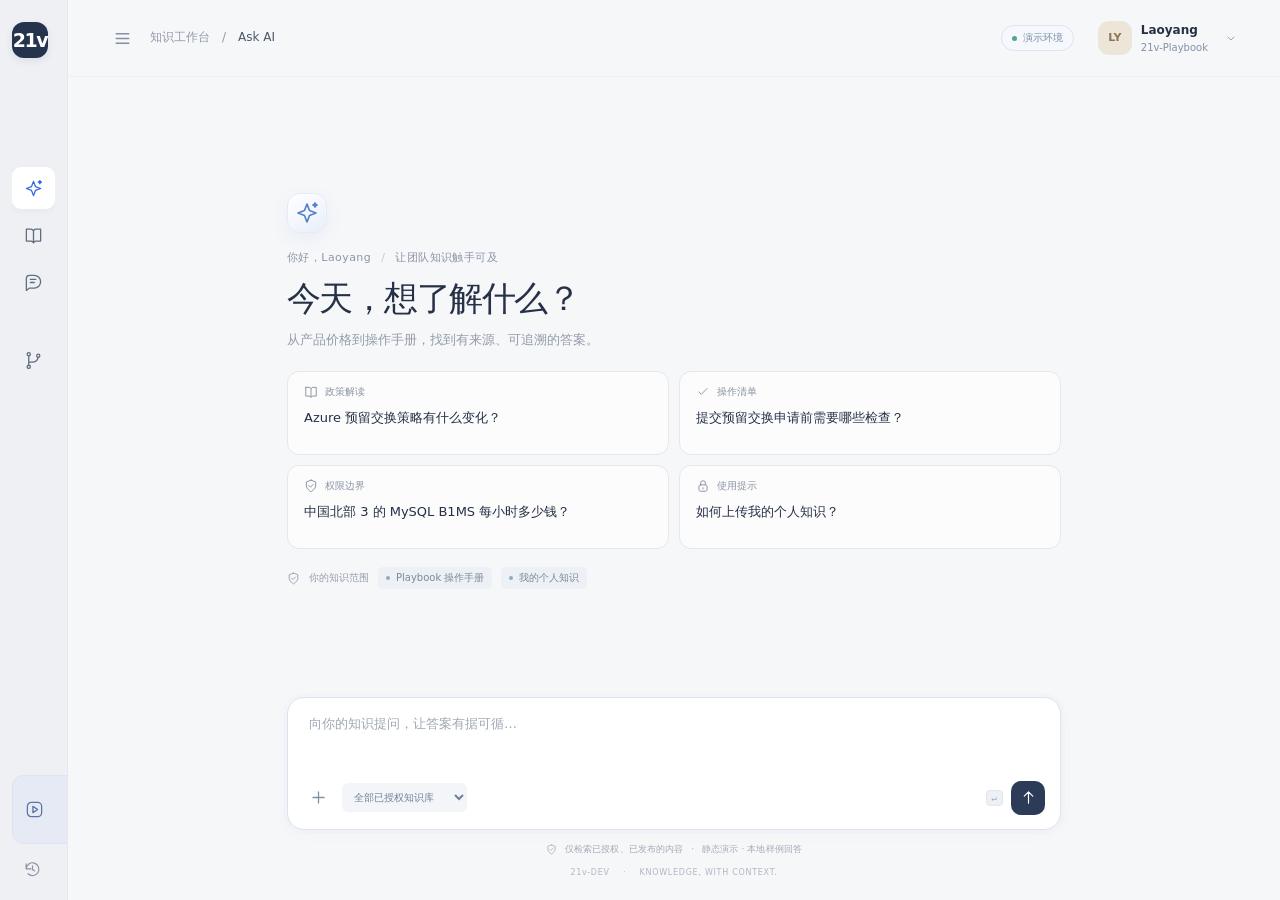
<file: functional-demo/index.html>
<!doctype html>
<html lang="zh-CN">
<head>
  <meta charset="UTF-8">
  <meta name="viewport" content="width=device-width, initial-scale=1">
  <meta name="color-scheme" content="light">
  <meta name="theme-color" content="#f6f7f9">
  <meta name="description" content="21v 知识工作台 · 开发组功能演示">
  <title>21v 知识工作台</title>
  <link rel="icon" href="data:image/svg+xml,%3Csvg xmlns='http://www.w3.org/2000/svg' viewBox='0 0 40 40'%3E%3Crect width='40' height='40' rx='12' fill='%231a2440'/%3E%3Ctext x='5' y='27' font-size='23' font-family='sans-serif' fill='white'%3E21%3C/text%3E%3C/svg%3E">
  <link rel="stylesheet" href="styles.css?v=rag-lab-4">
  <script src="data.js" defer></script>
  <script src="core.js?v=rag-lab-4" defer></script>
  <script src="app.js?v=rag-lab-4" defer></script>
</head>
<body>
  <a class="skip-link" href="#main">跳到主要内容</a>
  <div id="app"></div>
  <dialog id="dialog" aria-labelledby="dialog-title"></dialog>
  <div id="toasts" role="status" aria-live="polite"></div>
  <noscript>请启用 JavaScript 以使用交互演示。所有数据均保存在本地。</noscript>
</body>
</html>
</file>
<file: functional-demo/styles.css>
@charset "UTF-8";
:root{font:15px/1.6 -apple-system,BlinkMacSystemFont,"SF Pro Text","PingFang SC","Microsoft YaHei",system-ui,sans-serif;color:#263046;background:#f6f7f9;font-synthesis:none;--ink:#202a40;--muted:#818897;--line:#e8ebf0;--blue:#3469da;--blue-soft:#edf3ff;--green:#238675;--shadow:0 8px 32px #202a4008,0 1px 3px #202a4005;--sidebar:232px}
*{box-sizing:border-box}body{margin:0}button,input,textarea,select{font:inherit}button,a,input,textarea,select{-webkit-tap-highlight-color:transparent}button{color:inherit;cursor:pointer}button:disabled{cursor:not-allowed;opacity:.45}button,a{touch-action:manipulation}button{border:0;background:none}button:active:not(:disabled){transform:scale(.98)}button:focus-visible,a:focus-visible,input:focus-visible,select:focus-visible,textarea:focus-visible{outline:3px solid #3469da66;outline-offset:3px}a{color:var(--blue);text-decoration:none}a:hover{text-decoration:underline}input,select,textarea{color:var(--ink);accent-color:var(--blue)}svg.icon{width:19px;height:19px;stroke:currentColor;stroke-width:1.65;fill:none;stroke-linecap:round;stroke-linejoin:round;flex-shrink:0}h1,h2,h3,p{margin:0}h1{font-size:29px;font-weight:650;letter-spacing:-.045em;line-height:1.35}h2{font-size:19px;letter-spacing:-.025em;font-weight:620}h3{font-size:15px;font-weight:600}small,.small{font-size:12px}.muted{color:var(--muted)}.mono{font-family:ui-monospace,SFMono-Regular,Consolas,monospace;font-size:12px}.skip-link{position:fixed;top:-100px;left:20px;z-index:100;background:white;padding:12px}.skip-link:focus{top:10px}
.sidebar{width:var(--sidebar);position:fixed;inset:0 auto 0 0;padding:29px 16px 18px;background:#eef0f4bd;backdrop-filter:blur(24px);border-right:1px solid #e5e8ee;display:flex;flex-direction:column;z-index:30}.brand{display:flex;align-items:center;gap:11px;padding:0 13px 31px}.brandmark{background:#25334c;width:37px;height:37px;border-radius:12px;color:white;display:grid;place-items:center;font-weight:700;letter-spacing:-1.5px;font-size:19px;box-shadow:0 3px 7px #25334c18}.brand strong{font-size:15px;font-weight:650;letter-spacing:.01em}.brand small{display:block;color:#8892a5;font-size:9px;letter-spacing:2.4px;line-height:1.8}.workspace{background:#ffffff85;border:1px solid #ffffff;padding:10px 12px;border-radius:10px;margin:0 7px 28px;display:flex;align-items:center;gap:10px;font-size:12px;font-weight:600}.workspace .icon{color:#7d899e;width:16px}.workspace .dot{margin-left:auto}.nav-label{color:#929aaa;font-size:10px;letter-spacing:.1em;padding:0 14px;margin:20px 0 8px}.nav-items{display:flex;flex-direction:column;gap:5px}.nav-button{display:flex;align-items:center;gap:12px;text-align:left;width:100%;padding:11px 15px;border-radius:9px;color:#626d80;font-size:13px;font-weight:500;transition:background 130ms,color 130ms}.nav-button:hover{background:#ffffffb3;color:var(--ink)}.nav-button.active{background:#fff;box-shadow:0 2px 7px #1c29410b;color:var(--blue);font-weight:600}.nav-button .count{margin-left:auto;font-size:10px;padding:1px 6px;border-radius:5px;background:#eaf0ff;color:var(--blue)}.sidebar-scroll{overflow:auto;margin-bottom:14px}.sidebar-bottom{margin-top:auto}.guide-card{background:#e5eaf5;border:1px solid #dce3f1;border-radius:11px;text-align:left;padding:13px 14px;width:100%;display:flex;align-items:center;gap:11px}.guide-card .icon{color:#5d76a6}.guide-card strong{font-size:12px;display:block}.guide-card small{color:#8490a5;font-size:10px}.reset{display:flex;gap:8px;align-items:center;color:#8992a2;font-size:11px;margin:14px auto 0}.reset .icon{width:14px;height:14px}
.shell{margin-left:var(--sidebar);min-height:100vh}.topbar{height:77px;display:flex;align-items:center;justify-content:space-between;padding:0 39px;position:sticky;top:0;z-index:20;background:#f6f7f9e8;backdrop-filter:blur(20px);border-bottom:1px solid #e8ebf080}.breadcrumbs{display:flex;align-items:center;gap:12px;font-size:12px;color:#929aab}.breadcrumbs strong{font-weight:500;color:#4c586d}.top-actions{display:flex;align-items:center;gap:20px}.demo-pill{font-size:10px;border-radius:20px;border:1px solid #dce4f0;color:#7a8ba4;background:#f5f8fc;display:flex;align-items:center;gap:6px;padding:4px 10px;white-space:nowrap}.dot{display:inline-block;border-radius:50%;width:5px;height:5px;background:#52a58c;flex-shrink:0}.identity{display:flex;align-items:center;gap:9px;text-align:left;position:relative;padding:4px}.identity strong{font-size:12px;font-weight:600;display:block}.identity small{font-size:10px;color:#8490a3;display:block;line-height:1.4}.identity>.icon{width:12px;margin-left:8px;color:#8a94a4}.avatar{width:34px;height:34px;border-radius:11px;display:inline-grid;place-items:center;flex-shrink:0;font-size:11px;font-weight:650;background:#ede5d8;color:#8d7556}.avatar.blue{background:#e0eafa;color:#577ab7}.avatar.violet{background:#eae3f4;color:#8a72b0}.avatar.green{background:#dceee6;color:#5a8e76}.avatar.dark{background:#25334c;color:#fff}.avatar.large{width:42px;height:42px;border-radius:13px}.identity-menu{position:fixed;right:33px;top:67px;width:272px;background:#fffffffa;border:1px solid var(--line);box-shadow:0 15px 60px #1f304522;border-radius:16px;padding:10px;z-index:40;animation:appear 150ms ease-out}.menu-label{font-size:10px;color:#929aaa;padding:6px 9px 10px;letter-spacing:.06em}.identity-option{display:flex;width:100%;gap:11px;text-align:left;padding:9px;border-radius:10px;align-items:center}.identity-option:hover,.identity-option.selected{background:#f3f6fb}.identity-option strong{font-size:12px;display:block}.identity-option small{font-size:10px;color:#8992a3}.identity-option>.icon{margin-left:auto;color:var(--blue);width:15px}.mobile-menu{display:none}
main{padding:34px 40px 40px;max-width:1560px;margin:0 auto}.chat-page{max-width:960px;margin:0 auto;min-height:calc(100vh - 151px);display:flex;flex-direction:column}.welcome{padding:43px 0 29px;max-width:774px;width:100%;margin:auto auto 0}.assistant-emblem{width:54px;height:54px;border-radius:18px;background:linear-gradient(145deg,#fff,#e8eef9);box-shadow:0 6px 18px #4d70b312,inset 0 1px 2px white;border:1px solid #e4eaf6;display:grid;place-items:center;color:#567fc9;margin-bottom:26px}.assistant-emblem svg{width:29px;height:29px}.greeting{font-size:11px;letter-spacing:.04em;color:#8c96a8;margin-bottom:10px}.welcome h1{font-size:35px;font-weight:630;letter-spacing:-.045em;line-height:1.35}.welcome>.subtitle{font-size:13px;color:#939baa;margin-top:12px}.suggestions{display:grid;grid-template-columns:1fr 1fr;gap:12px;margin-top:31px}.suggestion{border:1px solid #e4e8ee;border-radius:12px;padding:17px 18px 16px;text-align:left;background:#ffffffad;display:flex;flex-direction:column;align-items:flex-start;gap:9px;min-height:110px;transition:border-color 150ms,box-shadow 150ms,background 150ms}.suggestion:hover{border-color:#b8c9e9;background:#fff;box-shadow:var(--shadow)}.suggestion-type{display:flex;align-items:center;gap:7px;font-size:10px;color:#8b94a3}.suggestion-type .icon{width:14px;height:14px}.suggestion strong{font-size:13px;font-weight:500;line-height:1.7}.suggestion-arrow{margin-left:auto;color:#a6b0bf}.scope-summary{display:flex;align-items:center;gap:9px;flex-wrap:wrap;font-size:10px;color:#969eac;margin-top:26px}.scope-summary .icon{width:13px;height:13px}.scope-chip{display:flex;align-items:center;gap:6px;color:#7d889b;background:#edf0f5;padding:3px 8px;border-radius:5px;font-size:10px}.scope-chip .dot{background:#94a9c4;width:4px;height:4px}.composer-wrap{width:100%;max-width:774px;margin:28px auto 0}.composer{border:1px solid #dce3ef;background:#fff;border-radius:17px;box-shadow:0 4px 18px #26385606,0 0 0 4px #ebeff540;overflow:hidden;transition:border-color 120ms,box-shadow 120ms}.composer:focus-within{border-color:#a8bfe9;box-shadow:0 0 0 4px #e8eefb}.composer textarea{width:100%;border:0;outline:none!important;resize:none;padding:18px 21px 6px;font-size:13px;min-height:77px;max-height:180px;line-height:1.8;background:transparent}.composer textarea::placeholder{color:#a0a7b3}.composer-tools{padding:6px 15px 14px;display:flex;align-items:center;gap:8px}.composer-tools .spacer{flex:1}.scope-select{border:0;background:#f3f5f8;border-radius:6px;font-size:10px;color:#73809a;max-width:185px;padding:5px 8px;min-height:29px}.icon-button{width:31px;height:31px;border-radius:8px;display:inline-grid;place-items:center;color:#8390a5}.icon-button:hover{background:#edf1f7;color:var(--ink)}.send-button{width:34px;height:34px;border-radius:10px;background:#2c3c58;color:#fff;display:grid;place-items:center}.send-button:hover{background:#38547e}.send-button .icon{width:17px;height:17px}.composer-note{display:flex;justify-content:center;gap:8px;align-items:center;color:#a3aab6;font-size:9px;margin:12px 0 5px;letter-spacing:.01em}.composer-note .icon{width:11px;height:11px}.chat-page>.page-footer{margin-top:auto;padding-top:25px;text-align:center;font-size:9px;letter-spacing:.09em;color:#b0b7c2}.chat-conversation{max-width:800px;width:100%;margin:0 auto}.conversation-heading{display:flex;align-items:center;justify-content:space-between;margin-bottom:26px;padding-bottom:16px;border-bottom:1px solid var(--line)}.conversation-heading h2{font-size:17px}.chat-page.has-messages .composer-wrap{position:sticky;bottom:0;padding-top:15px;padding-bottom:5px;background:linear-gradient(#f6f7f900,#f6f7f9 15%);margin-top:auto}.message{margin-bottom:30px;animation:appear 160ms ease-out}.message.user{display:flex;justify-content:flex-end}.user-bubble{background:#e9edf4;color:#3c4a62;padding:11px 18px;border-radius:16px 16px 4px 16px;max-width:85%;font-size:13px;white-space:pre-wrap}.assistant-heading{display:flex;align-items:center;gap:10px;font-size:11px;color:#697a92;margin-bottom:12px}.tiny-emblem{display:grid;place-items:center;width:27px;height:27px;border:1px solid #dfe7f5;background:#eef3fd;color:#698dcc;border-radius:9px}.tiny-emblem .icon{width:15px;height:15px}.answer-body{font-size:13px;line-height:1.95;padding-left:37px}.prose p{margin:0 0 12px;line-height:1.95}.prose h2,.prose h3,.prose h4{margin:24px 0 10px;font-size:16px}.prose ul{margin:8px 0 15px;padding-left:23px}.prose li{margin-bottom:6px}.prose strong{font-weight:600;color:#263b5c}.prose blockquote{font-size:11px;line-height:1.8;color:#8390a4;border-left:2px solid #cfdaec;padding:3px 12px;margin:14px 0}.prose table{margin:15px 0;font-size:12px}.prose a{color:#537bb7;overflow-wrap:anywhere}.prose code{font:12px ui-monospace,monospace;background:#edf1f6;padding:2px 5px;border-radius:4px}.prose hr{border:0;border-top:1px solid var(--line);margin:20px 0}.source-card{width:100%;margin:16px 0 10px;background:#fff;border:1px solid #e1e7f0;border-radius:10px;padding:11px 13px;display:flex;gap:10px;align-items:center;text-align:left}.source-card>.icon{color:#7b93b8}.source-card strong{font-size:11px;font-weight:550;display:block}.source-card small{color:#929cad;font-size:10px}.source-card .badge{margin-left:auto}.answer-actions{display:flex;gap:5px;align-items:center;margin-top:9px}.answer-actions .icon-button{width:26px;height:26px}.answer-actions .icon{width:14px;height:14px}.answer-actions .time{font-size:9px;color:#a0a9b8;margin-left:7px}.typing-dots{padding:12px 0;display:flex;gap:5px}.typing-dots span{width:5px;height:5px;background:#8c9fc1;border-radius:50%;animation:pulse 1s infinite}.typing-dots span:nth-child(2){animation-delay:150ms}.typing-dots span:nth-child(3){animation-delay:300ms}
.page-head{display:flex;align-items:flex-start;justify-content:space-between;gap:20px;margin-bottom:29px}.page-head p{color:#8c95a5;font-size:12px;margin-top:9px}.eyebrow{color:#9aa4b4;font-size:10px;letter-spacing:.16em;margin-bottom:7px}.head-actions{display:flex;align-items:center;gap:9px;padding-top:5px}.btn{min-height:35px;border-radius:8px;display:inline-flex;align-items:center;justify-content:center;gap:7px;padding:8px 13px;line-height:1.4;font-size:11px;font-weight:550;white-space:nowrap;border:1px solid #dfe5ef;background:#fff;color:#596b87;transition:background 120ms,box-shadow 120ms}.btn:hover{background:#f5f7fb;box-shadow:0 2px 7px #26385609}.btn .icon{width:14px;height:14px}.btn.primary{background:#344d78;border-color:#344d78;color:white;box-shadow:0 2px 4px #2134560d}.btn.primary:hover{background:#2c4269}.btn.quiet{border-color:transparent;background:transparent;box-shadow:none}.btn.danger{color:#ba676d;border-color:#ead6d9}.btn.success{background:#edf7f3;border-color:#d7eae3;color:#438673}.section-row{display:flex;align-items:center;justify-content:space-between;margin:26px 0 15px;gap:15px}.section-row h2{font-size:15px}.section-row p{font-size:11px;color:#8e99aa}.stats{display:grid;grid-template-columns:repeat(3,1fr);gap:15px;margin-bottom:26px}.stat{background:#fff;border:1px solid var(--line);border-radius:12px;padding:18px 21px}.stat-label{font-size:11px;color:#8d98ab;display:flex;justify-content:space-between;align-items:center}.stat-label .icon{width:16px;height:16px;color:#a0afc6}.stat-value{font-size:28px;font-weight:600;letter-spacing:-.045em;line-height:1.5;margin-top:8px;color:#354763}.stat-foot{font-size:10px;color:#a3adbc;margin-top:2px}.stat-foot .green{color:#5c9a85}.toolbar{display:flex;align-items:center;justify-content:space-between;gap:14px;margin-bottom:20px}.segmented{display:inline-flex;gap:3px;background:#eaeef4;padding:3px;border-radius:8px}.segmented button{font-size:11px;padding:6px 15px;color:#8c98ab;border-radius:6px}.segmented button.active{background:white;color:#526781;box-shadow:0 1px 4px #273c5710}.search-box{display:flex;align-items:center;gap:9px;border:1px solid var(--line);background:white;padding:8px 11px;border-radius:8px}.search-box .icon{width:14px;height:14px;color:#a1adbe}.search-box input{border:0;outline:none;font-size:11px;width:180px;background:transparent}.knowledge-grid{display:grid;grid-template-columns:repeat(2,minmax(0,1fr));gap:18px}.knowledge-card{padding:24px;border:1px solid #e2e7ef;border-radius:15px;background:#fff;box-shadow:var(--shadow);text-align:left;display:flex;flex-direction:column;min-height:250px;transition:border-color 150ms,box-shadow 150ms}.knowledge-card:hover{border-color:#bccce6;box-shadow:0 7px 24px #344d780e}.kb-icon{display:grid;place-items:center;width:44px;height:44px;border-radius:13px;background:#eaf1fc;color:#6b8fc9}.kb-icon.orange{background:#fcf0e7;color:#c49670}.kb-icon.violet{background:#f0ecf8;color:#9c85b9}.kb-icon.blue{background:#eaf1fc;color:#6b8fc9}.kb-icon .icon{width:23px;height:23px}.card-top{display:flex;justify-content:space-between;align-items:center;margin-bottom:20px}.knowledge-card h2{font-size:18px;margin-bottom:8px}.knowledge-card p{font-size:11px;color:#929dae;line-height:1.9}.card-meta{display:flex;gap:18px;font-size:10px;color:#8b98ac;padding:19px 0 16px}.card-bottom{border-top:1px solid #eef1f5;padding-top:14px;display:flex;align-items:center;justify-content:space-between;margin-top:auto;font-size:10px;color:#8c9ab0}.card-bottom .icon{width:14px}.badge{display:inline-flex;align-items:center;gap:5px;border:1px solid #e2e8f1;color:#7d8da6;background:#f7f9fc;padding:3px 7px;border-radius:5px;font-size:9px;white-space:nowrap;line-height:1.4}.badge.green{background:#edf7f3;border-color:#e0eee8;color:#5a9380}.badge.blue{background:#edf3ff;border-color:#e0e9fa;color:#7091c9}.badge.orange{background:#fcf4e9;border-color:#f1e5d4;color:#b3986c}.badge.red{background:#fbefef;border-color:#f0dede;color:#b2787f}.badge.purple{background:#f3eff9;border-color:#e9e1f4;color:#9d86b4}.panel{border:1px solid var(--line);border-radius:13px;background:white;box-shadow:var(--shadow);overflow:hidden}.panel-pad{padding:23px}.panel-title{padding:20px 22px;border-bottom:1px solid #eef1f5;display:flex;align-items:center;justify-content:space-between}.panel-title h2{font-size:14px}.table-scroll{overflow-x:auto}table{width:100%;border-collapse:collapse;text-align:left;font-size:12px}th{font-size:10px;font-weight:500;color:#97a3b5;padding:12px 19px;background:#fafbfd;white-space:nowrap}td{padding:17px 19px;border-top:1px solid #edf0f4;color:#6c7b92;vertical-align:middle}td strong{font-size:12px;font-weight:550;color:#465970}td small{font-size:10px;display:block;color:#a0abba;margin-top:3px}td .btn{min-height:28px;font-size:10px;padding:5px 9px}.table-person{display:flex;align-items:center;gap:10px}.doc-name{display:flex;align-items:center;gap:11px}.file-icon{display:grid;place-items:center;width:33px;height:38px;border:1px solid #e0e7f1;border-radius:7px;background:#f9fbff;color:#88a2c5;font:9px ui-monospace,monospace;flex-shrink:0}.file-icon.md{background:#fffaf5;border-color:#efe7dd;color:#bca080}.info-strip{display:flex;align-items:flex-start;gap:10px;font-size:11px;line-height:1.9;color:#8495ae;background:#eef3fb;border:1px solid #e1e9f7;border-radius:10px;padding:13px 16px;margin-top:20px}.info-strip .icon{width:15px;height:15px;margin-top:3px}.info-strip.warning{color:#a79065;background:#fcf8ed;border-color:#f0e7d3}.info-strip.success{color:#639882;background:#edf8f2;border-color:#dceee4}.empty{padding:54px 25px;text-align:center;color:#94a1b4}.empty>svg{width:38px;height:38px;color:#bbc8da;margin-bottom:15px}.empty h2{color:#6d7e96;font-size:16px;margin-bottom:8px}.empty p{font-size:12px;max-width:460px;margin:auto;line-height:1.9}.empty .btn{margin-top:20px}.two-col{display:grid;grid-template-columns:minmax(0,1.65fr) minmax(230px,1fr);gap:20px}.stack{display:flex;flex-direction:column;gap:18px}.form-field{margin-bottom:20px}.form-field label{display:block;font-size:11px;color:#79899f;margin-bottom:7px}.form-field input:not([type=checkbox]):not([type=range]),.form-field textarea,.form-field select{width:100%;border:1px solid #dde5f0;border-radius:8px;padding:10px 12px;background:#fbfcfe;font-size:12px;min-height:39px}.form-field textarea{min-height:110px;resize:vertical}.form-field input[type=range]{width:100%}.form-field .hint{display:block;color:#a1adbf;font-size:10px;margin-top:6px}.form-field.inline{display:flex;align-items:center;justify-content:space-between;gap:15px}.form-field.inline label{margin:0}.switch{position:relative;appearance:none;-webkit-appearance:none;width:34px;height:20px;border-radius:20px;background:#dce3ed;cursor:pointer;transition:background 150ms;flex-shrink:0}.switch:after{content:"";position:absolute;width:16px;height:16px;left:2px;top:2px;background:white;border-radius:50%;box-shadow:0 1px 3px #26385620;transition:transform 150ms}.switch:checked{background:#6e95ce}.switch:checked:after{transform:translateX(14px)}.switch:disabled{opacity:.4;cursor:not-allowed}.form-footer{display:flex;align-items:center;justify-content:flex-end;gap:10px;margin-top:23px}.model-card{display:flex;align-items:flex-start;gap:15px;padding:23px}.model-logo{width:43px;height:43px;border-radius:12px;background:#eaf1fa;display:grid;place-items:center;color:#7a9fcf}.model-logo .icon{width:23px}.model-info{flex:1}.model-info h3{font-size:14px;margin-bottom:5px}.model-info p{font-size:11px;color:#99a6b9;line-height:1.8}.model-tags{display:flex;gap:6px;margin-top:11px}.model-footer{padding:12px 23px;background:#fafbfd;border-top:1px solid #edf1f7;display:flex;justify-content:space-between;align-items:center;font-size:10px;color:#94a3b8}.model-grid{display:grid;grid-template-columns:1fr 1fr;gap:18px}.chart{width:100%;height:190px;display:block}.chart-labels{display:flex;justify-content:space-between;color:#a0adbe;font-size:9px;margin:5px 10px 0}.progress-track{height:5px;border-radius:10px;background:#e8edf5;overflow:hidden;margin:13px 0}.progress-fill{height:100%;border-radius:10px;background:#85a6d6}.cost-row{display:flex;align-items:center;justify-content:space-between;margin-top:16px;font-size:11px;color:#8b9ab0}.cost-row strong{font-weight:550;color:#647892}.timeline{position:relative;display:flex;flex-direction:column;gap:0;padding:0 5px}.timeline-item{border-left:1px solid #e5ebf4;padding:0 0 23px 23px;position:relative;margin-left:6px}.timeline-item:before{content:"";position:absolute;left:-4px;top:5px;width:7px;height:7px;background:#b2c6e3;border-radius:50%;box-shadow:0 0 0 4px white}.timeline-item:first-child:before{background:#6f9ad9}.timeline-item strong{font-size:11px;font-weight:550;color:#647892}.timeline-item p{font-size:10px;color:#a4b0c0;margin:4px 0}.timeline-item:last-child{border-left-color:transparent}.split-meta{display:flex;gap:20px;flex-wrap:wrap;font-size:10px;color:#9ca9bd}.metric-grid{display:grid;grid-template-columns:repeat(3,1fr);text-align:center;gap:10px;padding:25px 10px}.metric-grid strong{display:block;font-size:24px;font-weight:600;color:#557caa}.metric-grid small{font-size:10px;color:#93a3b9}.feedback-item{padding:20px 23px;border-bottom:1px solid #edf1f6}.feedback-item:last-child{border-bottom:0}.feedback-item p{font-size:12px;color:#687d98;margin:10px 0;line-height:1.8}.feedback-meta{display:flex;justify-content:space-between;align-items:center;gap:15px}.feedback-meta strong{font-size:12px;font-weight:550}.note{color:#a0aabd;font-size:10px;line-height:1.8;margin-top:15px}
dialog{border:1px solid #e1e7f0;border-radius:19px;box-shadow:0 28px 100px #1b2a4938;background:#fff;padding:0;width:min(600px,calc(100vw - 40px));max-height:87vh;color:var(--ink);overflow:hidden}dialog[open]{display:flex;flex-direction:column;animation:appear 180ms ease-out}dialog.wide{width:min(1010px,calc(100vw - 60px))}dialog::backdrop{background:#25354e38;backdrop-filter:blur(3px)}.dialog-head{display:flex;justify-content:space-between;align-items:flex-start;padding:23px 26px 19px;gap:16px;background:#fafbfd;border-bottom:1px solid #eaf0f7}.dialog-head h2{font-size:18px}.dialog-head p{font-size:11px;color:#93a2b8;margin-top:5px}.dialog-body{padding:23px 26px;overflow:auto;overscroll-behavior:contain;flex:1}.dialog-body>.info-strip:first-child{margin-top:0}.dialog-footer{display:flex;justify-content:flex-end;align-items:center;gap:9px;padding:16px 26px;border-top:1px solid var(--line);background:#fafbfd;flex-shrink:0;flex-wrap:wrap}.dialog-footer .left-note{margin-right:auto;font-size:10px;color:#9eabc0}.dialog-tabs{display:flex;gap:20px;border-bottom:1px solid #e9eef5;padding:0 26px;background:#fafbfd;flex-shrink:0;overflow:auto}.dialog-tabs button{padding:12px 0;color:#95a4ba;font-size:11px;white-space:nowrap;border-bottom:2px solid transparent}.dialog-tabs button.active{color:#6388be;border-color:#779bcf}.preview-title{display:flex;align-items:center;justify-content:space-between;gap:15px;margin-bottom:20px}.preview-title h3{font-size:14px}.raw-code{white-space:pre-wrap;word-break:break-word;font:11px/1.85 ui-monospace,SFMono-Regular,Consolas,monospace;color:#6b7c94;background:#f8fafd;border:1px solid #e8edf5;border-radius:10px;padding:17px;margin:0;max-height:49vh;overflow:auto}.diff-code{font:11px/1.85 ui-monospace,SFMono-Regular,Consolas,monospace;overflow:auto;max-height:46vh;border:1px solid #e5eaf2;border-radius:9px;background:#fbfcfd;padding:9px 0;tab-size:2}.diff-line{display:block;padding:1px 15px;white-space:pre-wrap;overflow-wrap:anywhere;min-height:20px}.diff-line.add{background:#edf7ef;color:#518561}.diff-line.del{background:#fcf0f0;color:#b07780}.diff-line.hunk{color:#8eaccd;background:#edf4fc}.diff-top{display:flex;align-items:center;justify-content:space-between;gap:15px;margin:18px 0 12px}.diff-top small{color:#99a9be;font-size:10px}.change-card{border:1px solid #e3eaf4;border-radius:11px;overflow:hidden;margin:14px 0}.change-card header{background:#f7f9fc;padding:12px 16px;font-size:11px;color:#8a9bb3}.change-columns{display:grid;grid-template-columns:1fr 1fr}.change-columns>div{padding:21px}.change-columns>div:first-child{background:#fff6f6;border-right:1px solid #eee5e8}.change-columns>div:last-child{background:#f2faf5}.change-columns small{font-size:10px;color:#9cabb9}.change-columns strong{font-size:23px;font-weight:550;display:block;margin:7px 0;color:#6a7c94}.change-columns p{font-size:11px;color:#8c9ab0}.drop-zone{border:1px dashed #bdcce3;background:#f5f8fd;border-radius:12px;padding:28px;text-align:center;color:#9cafc9;margin-bottom:21px}.drop-zone.drag{background:#eaf1fc;border-color:#7399d1}.drop-zone .icon{width:31px;height:31px;margin-bottom:8px}.drop-zone strong{display:block;font-size:12px;color:#7f94b4;margin-bottom:5px}.drop-zone p{font-size:10px;margin-bottom:15px}.drop-zone input{max-width:100%;font-size:11px}.steps{counter-reset:step;display:flex;flex-direction:column;gap:22px;margin-top:7px}.step{display:flex;gap:14px;align-items:flex-start}.step:before{counter-increment:step;content:counter(step);width:27px;height:27px;background:#eef3fb;color:#7c9bc6;display:grid;place-items:center;border-radius:9px;font-size:11px;flex-shrink:0}.step strong{font-size:12px;font-weight:550}.step p{font-size:11px;color:#91a0b5;margin-top:5px;line-height:1.8}.step .btn{margin-top:10px}.keyboard{font:9px ui-monospace,monospace;padding:2px 5px;background:#edf1f6;border:1px solid #e1e6ee;border-radius:4px;color:#9aa6b8}#toasts{position:fixed;bottom:25px;left:calc(50% + var(--sidebar)/2);transform:translateX(-50%);z-index:100;display:flex;flex-direction:column;gap:9px;pointer-events:none;max-width:min(600px,85vw)}.toast{display:flex;align-items:center;gap:9px;padding:11px 18px;background:#263852ee;backdrop-filter:blur(15px);color:#fff;border:1px solid #ffffff22;border-radius:11px;box-shadow:0 8px 25px #26385623;font-size:12px;animation:appear 180ms ease-out}.toast.error{background:#7d4e59ee}.toast .icon{width:16px;height:16px;flex-shrink:0}.row-click{cursor:pointer}.row-click:hover{background:#f9fbfe}.nowrap{white-space:nowrap}.onboarding-line{display:flex;align-items:center;gap:8px;font-size:10px;color:#9ba9bb;margin-top:22px}.divider{height:1px;background:var(--line);margin:20px 0}
@keyframes appear{from{opacity:0;transform:translateY(5px)}to{opacity:1;transform:translateY(0)}}@keyframes pulse{0%,80%,100%{opacity:.35}40%{opacity:1}}
@media(min-width:1550px){.welcome{padding-top:70px}.chat-page{min-height:calc(100vh - 160px)}}
@media(max-height:800px) and (min-width:901px){.sidebar{padding-top:22px}.brand{padding-bottom:22px}.workspace{margin-bottom:14px}.nav-label{margin-top:13px}.nav-button{padding:9px 14px}.welcome{padding-top:15px}.assistant-emblem{margin-bottom:17px;width:45px;height:45px}.suggestions{margin-top:22px}.suggestion{min-height:93px;padding:13px 16px}.scope-summary{margin-top:18px}.composer-wrap{margin-top:18px}.welcome{margin:0 auto}.chat-page>.page-footer{padding-top:14px}}
@media(max-width:1150px){:root{--sidebar:207px}main{padding:29px 27px}.topbar{padding:0 26px}.brand{padding-left:8px}.top-actions{gap:12px}.two-col{grid-template-columns:minmax(0,1fr)}.welcome h1{font-size:32px}.model-grid{grid-template-columns:1fr}.knowledge-card{padding:21px}.stats{gap:10px}.stat{padding:17px}.head-actions{flex-wrap:wrap;justify-content:flex-end}}
@media(max-width:760px){:root{--sidebar:0px;font-size:16px}.sidebar{width:232px;transform:translateX(-100%);transition:transform 180ms ease-out;background:#f0f2f8fa}.sidebar.open{transform:translateX(0);box-shadow:15px 0 60px #25354e26}.shell{margin:0}.topbar{height:68px;padding:0 18px;gap:12px}.breadcrumbs{gap:7px;font-size:10px}.breadcrumbs .crumb-parent{display:none}.mobile-menu{display:grid}.top-actions{gap:9px}.demo-pill{font-size:9px;padding:3px 6px}.identity strong{font-size:10px}.identity small{font-size:9px}.identity>.icon{margin-left:0}.avatar{width:29px;height:29px;border-radius:9px}.identity-menu{right:14px;top:61px}main{padding:25px 18px 25px}.welcome{padding-top:22px;margin:0 auto}.welcome h1{font-size:29px}.welcome>.subtitle{font-size:12px}.suggestions{gap:9px;margin-top:25px}.suggestion{padding:13px;min-height:109px}.suggestion strong{font-size:12px}.chat-page{min-height:calc(100dvh - 119px)}.composer-wrap{margin-top:24px}.composer textarea{font-size:16px;min-height:85px}.scope-select{font-size:12px;max-width:175px}.scope-summary{font-size:10px;gap:6px}.knowledge-grid{grid-template-columns:1fr}.stats{grid-template-columns:repeat(3,1fr);gap:7px}.stat{padding:12px 10px}.stat-label{font-size:10px}.stat-label>.icon{display:none}.stat-value{font-size:23px}.stat-foot{font-size:9px}.page-head{flex-wrap:wrap;margin-bottom:22px}.page-head h1{font-size:26px}.head-actions{padding:0}.toolbar{flex-wrap:wrap}.search-box{width:100%}.search-box input{width:100%;font-size:16px}.knowledge-card{min-height:230px}.two-col{gap:13px}.model-grid{gap:13px}.dialog-head{padding:20px}.dialog-body{padding:18px}.dialog-footer{padding:14px 18px}dialog.wide,dialog{width:calc(100vw - 24px);max-height:92dvh;border-radius:15px}.dialog-head h2{font-size:16px}.dialog-tabs{padding:0 18px;gap:19px}.change-columns strong{font-size:19px}.form-field input:not([type=checkbox]):not([type=range]),.form-field textarea,.form-field select{font-size:16px}.answer-body{padding-left:0;font-size:13px}.source-card{align-items:flex-start}.source-card .badge{font-size:8px}.answer-body table{display:block;overflow:auto}.page-footer{font-size:8px!important}.btn{min-height:38px}.icon-button{width:36px;height:36px}.composer-note{font-size:8px}.dialog-footer .left-note{width:100%}.segmented button{padding:6px 13px}.chart{height:160px}.identity-option{min-height:54px}.topbar .icon-button{width:25px}.sidebar-bottom{padding-bottom:env(safe-area-inset-bottom)}.composer-wrap{padding-bottom:env(safe-area-inset-bottom)!important}}
@media(prefers-reduced-motion:reduce){*,*:before,*:after{animation:none!important;transition:none!important;scroll-behavior:auto!important}button:active:not(:disabled){transform:none}}
@media(prefers-reduced-transparency:reduce){.sidebar{background:#eef0f4}.topbar{background:#f6f7f9}.toast{background:#263852}dialog::backdrop{backdrop-filter:none}.sidebar,.topbar,.toast{backdrop-filter:none}}
@media(prefers-contrast:more){:root{--muted:#52647f;--line:#aab6c8}.muted,.note,.stat-foot,.composer-note,.greeting,.subtitle,.badge{color:#536580!important}.sidebar,.topbar{background:#f4f6fa;backdrop-filter:none}.panel,.composer,.suggestion,.knowledge-card{border-color:#adbcd2}small{color:#5f718e!important}}
.brandmark{flex-shrink:0}.brand strong{white-space:nowrap}.brand small{font-size:7px;letter-spacing:1.1px;white-space:nowrap}.icon-button.mobile-menu{display:none}
@media(max-width:760px){.icon-button.mobile-menu{display:grid}.sidebar{visibility:hidden}.sidebar.open{visibility:visible}}

/* A compact rail expands over the page; pinning reserves space for it. */
:root{--sidebar:252px;--rail:68px}
.sidebar{width:var(--rail);padding:22px 12px 16px;overflow:hidden;transition:width 180ms ease-out;background:#eef0f4f2}
.sidebar.open,.sidebar.pinned{width:var(--sidebar)}
.sidebar-heading{display:flex;align-items:center;width:228px;margin-bottom:20px;flex-shrink:0}
.sidebar .brand{padding:0;gap:9px;flex:1}.sidebar .brandmark{width:36px;height:36px}.sidebar .brand strong{font-size:14px}.sidebar .brand small{font-size:6px}
.sidebar-pin{flex-shrink:0;margin-left:5px}.sidebar-pin[aria-pressed=true]{background:#dfe8f8;color:var(--blue)}.sidebar-close,.sidebar-backdrop{display:none}
.sidebar .workspace{width:228px;margin:0 0 12px}.sidebar .nav-label{margin-top:12px;white-space:nowrap}.sidebar .nav-button{height:42px;padding:10px 12px;white-space:nowrap;overflow:hidden}.sidebar .nav-button>span{flex-shrink:0}
.sidebar-scroll{flex:0 1 auto;min-height:64px;max-height:calc(100dvh - 375px);overflow-x:hidden;margin-bottom:12px}
.sidebar-history{width:228px;display:flex;flex-direction:column;flex:1 1 auto;min-height:100px;max-height:30dvh;margin-top:auto;margin-bottom:16px;padding-top:12px;border-top:1px solid #dfe4ed}
.history-heading{display:flex;align-items:center;justify-content:space-between;padding-left:10px;margin-bottom:6px;flex-shrink:0}.history-heading>button:first-child{font-size:11px;color:#8290a5;text-align:left}.history-heading span{margin-left:5px;color:#a1aabb;font-size:10px}
.recent-conversations{min-height:0;overflow-y:auto;overscroll-behavior:contain;scrollbar-width:thin}.recent-chat{display:flex;gap:9px;align-items:center;width:100%;padding:9px 11px;border-radius:8px;text-align:left;font-size:11px;color:#77869c}.recent-chat>.icon{width:15px;height:15px}.recent-chat>span{overflow:hidden;text-overflow:ellipsis;white-space:nowrap}.recent-chat:hover{background:#ffffffb0}.recent-chat.active{background:#e2eafa;color:#4d75b5}.history-empty{padding:8px 12px;font-size:11px;color:#98a3b3}
.sidebar-bottom{margin-top:0;flex-shrink:0}.sidebar .guide-card{width:228px;min-height:62px;padding:12px;overflow:hidden}.sidebar .reset{width:228px;min-height:30px;white-space:nowrap;margin:10px 0 0;padding-left:12px}.sidebar .reset>.icon{width:17px;height:17px}
.sidebar:not(.open):not(.pinned) :is(.brand-copy,.sidebar-pin,.workspace,.nav-label,.nav-button>span,.sidebar-history,.guide-card>span,.reset>span){visibility:hidden}
.shell{margin-left:var(--rail);transition:margin-left 180ms ease-out}.sidebar-pinned .shell{margin-left:var(--sidebar)}

/* Keep the composer in the viewport; only an existing conversation scrolls. */
.shell.chat-shell{height:100dvh;min-height:0;display:flex;flex-direction:column;overflow:hidden}
.chat-shell>.topbar{flex-shrink:0}.chat-shell>main{flex:1;min-height:0;width:100%;padding:24px 40px 20px;overflow:hidden}
.chat-page{height:100%;min-height:0}.chat-page .message{animation:none}
.chat-conversation{flex:1;min-height:0;overflow-y:auto;overflow-x:hidden;overscroll-behavior:contain;scrollbar-width:thin;padding:0 10px}
.welcome{flex:1;min-height:0;display:flex;flex-direction:column;justify-content:center;padding:0;margin:0 auto}.welcome>*{flex-shrink:0}
.welcome .assistant-emblem{width:40px;height:40px;border-radius:13px;margin-bottom:16px}.welcome .assistant-emblem svg{width:24px;height:24px}.welcome h1{font-size:clamp(26px,3vw,34px)}.welcome>.subtitle{margin-top:8px}.welcome .suggestions{margin-top:20px;gap:10px}.welcome .suggestion{min-height:84px;padding:12px 16px;gap:7px}.welcome .scope-summary{margin-top:18px}
.chat-page .composer-wrap,.chat-page.has-messages .composer-wrap{position:static;flex-shrink:0;margin:16px auto 0;padding:0;background:none}
.chat-page .composer textarea{height:70px;min-height:70px;padding-top:14px}.composer-note{flex-wrap:wrap;row-gap:2px}.chat-page>.page-footer{margin-top:6px;padding-top:0;flex-shrink:0;font-size:8px}.chat-page.has-messages>.page-footer{display:none}
.streaming .stream-content{min-height:30px}.stream-content{overflow-wrap:anywhere}
.memory-list{margin-top:20px}.memory-item{display:flex;align-items:center;justify-content:space-between;gap:20px;padding:17px 0;border-bottom:1px solid #edf0f4}.memory-item>div{min-width:0}.memory-item strong{font-size:11px;color:#8796aa}.memory-item p{font-size:13px;line-height:1.8;margin:5px 0;color:#536a87;overflow-wrap:anywhere}.memory-item small{font-size:10px;color:#9ca9bd}.memory-item .btn{flex-shrink:0}.memory-list .empty{padding:30px 15px}
@media(max-width:760px){
  .shell,.sidebar-pinned .shell{margin-left:0}.sidebar,.sidebar.pinned{width:var(--sidebar);visibility:hidden;transform:translateX(-100%);transition:transform 180ms ease-out}.sidebar.open{visibility:visible;transform:translateX(0)}.sidebar-pin{display:none}.sidebar-close{display:inline-grid}.sidebar-open .sidebar-backdrop{display:block;position:fixed;inset:0;background:#24314726;z-index:25}.chat-shell>main{padding:18px}.chat-page .composer textarea{font-size:16px}.chat-conversation{padding:0 2px}.welcome .suggestion{min-height:96px;padding:12px}.welcome .scope-summary{gap:6px}
}
@media(max-height:700px){
  .chat-shell>main{padding-top:12px;padding-bottom:12px}.welcome .assistant-emblem{display:none}.welcome .suggestions{margin-top:14px;gap:8px}.welcome .suggestion{min-height:68px;padding:10px 13px;gap:5px}.welcome .scope-summary{margin-top:12px}.chat-page .composer-wrap,.chat-page.has-messages .composer-wrap{margin-top:12px}.chat-page .composer textarea{height:56px;min-height:56px;padding-top:10px}.composer-tools{padding-bottom:10px}.chat-page>.page-footer{display:none}.sidebar-history{min-height:80px}.sidebar .guide-card{min-height:44px}.sidebar .guide-card small{display:none}
}
@media(max-height:540px){.welcome .greeting,.welcome>.subtitle,.welcome .suggestion-type{display:none}.welcome .suggestion{min-height:55px}.sidebar-heading{margin-bottom:10px}.sidebar .workspace{display:none}.sidebar-scroll{max-height:calc(100dvh - 240px)}}
@media(max-height:420px){.welcome .suggestions,.welcome .scope-summary{display:none}}

/* RAG experiments: readable meeting views, with each stage kept in its own tab. */
.rag-lab{--lab-text:#33445d;--lab-muted:#617086;color:var(--lab-text);font-size:14px;line-height:1.65;min-width:0}
.rag-lab .page-head{margin-bottom:22px}.rag-lab .page-head p{font-size:14px;color:var(--lab-muted)}.rag-lab .eyebrow{color:#63748b;font-size:10px}
.rag-lab .btn{font-size:12px;min-height:38px}.rag-lab .badge{font-size:11px;color:#52647f}.rag-lab .badge.blue{color:#315a97}.rag-lab .badge.green{color:#286950}.rag-lab .badge.orange{color:#876029}.rag-lab .badge.red{color:#a13a46}
.lab-experiment{display:flex;align-items:center;justify-content:space-between;gap:22px;border:1px solid #dce3ed;background:#fff;border-radius:13px;padding:23px 25px;margin-bottom:24px}
.lab-overline{display:flex;align-items:center;gap:10px;font-size:12px;color:var(--lab-muted);margin-bottom:8px}.lab-experiment h2{font-size:21px;line-height:1.5;overflow-wrap:anywhere}.lab-experiment p{font-size:12px;color:var(--lab-muted);margin-top:6px}.lab-experiment p>span{margin:0 7px;color:#8a98ac}.lab-experiment-actions{display:flex;align-items:flex-end;flex-direction:column;gap:10px;flex-shrink:0}.lab-experiment-actions small{font-size:11px;color:var(--lab-muted)}
.lab-tabs{display:flex;gap:6px;overflow-x:auto;scrollbar-width:thin;position:sticky;top:77px;z-index:10;background:#f6f7f9;padding:6px 0 13px;margin:0 0 15px;border-bottom:1px solid #dfe5ee}
.lab-tabs button{display:flex;flex:1;align-items:center;justify-content:center;gap:7px;white-space:nowrap;min-height:44px;padding:10px 13px;border:1px solid transparent;border-radius:8px;font-size:13px;color:#5d6c81;transition:background 120ms,color 120ms}
.lab-tabs button span{font-size:10px;letter-spacing:.04em;color:#73839b}.lab-tabs button:hover{background:#e9eef6}.lab-tabs button[aria-selected=true]{background:#fff;color:#294b7d;border-color:#dce4ee;box-shadow:0 2px 5px #23344b08;font-weight:600}.lab-tabs button[aria-selected=true] span{color:#3d669f}
.lab-tabs button:focus-visible,.lab-stage:focus-visible{outline:3px solid #3469da66;outline-offset:-3px}.lab-stage{min-width:0;scroll-margin-top:140px}.lab-columns{display:grid;grid-template-columns:minmax(0,1.08fr) minmax(0,1fr);gap:20px;align-items:start}.lab-panel{min-width:0;box-shadow:0 3px 12px #26385203}
.lab-panel>header{padding:20px 23px;border-bottom:1px solid #e9edf3;display:flex;align-items:flex-start;justify-content:space-between;gap:16px}.lab-panel h3{font-size:16px;font-weight:620;color:#283c58}.lab-panel header p{font-size:12px;color:var(--lab-muted);margin-top:5px}.lab-panel-body{padding:22px 23px}.lab-panel-body>.lab-note:first-child{margin-top:0}
.rag-lab .form-field{margin-bottom:19px;min-width:0}.rag-lab .form-field label,.lab-toggle label{color:#3c4c64;font-size:13px;font-weight:500}.rag-lab .form-field :is(input:not([type=checkbox]),select,textarea){font-size:13px;color:#253852;background:#fafbfd;min-height:40px;min-width:0;max-width:100%;border-color:#cfd9e6}.rag-lab .form-field textarea{line-height:1.8;min-height:156px}.rag-lab .form-field .hint{font-size:11px;color:var(--lab-muted);line-height:1.75}.lab-fields{display:grid;grid-template-columns:minmax(0,1fr) minmax(0,1fr);gap:0 15px}.lab-fields .form-field{margin-bottom:19px}
.lab-toggle{display:flex;align-items:center;justify-content:space-between;gap:16px;padding:15px 0;border-bottom:1px solid #edf0f5}.lab-toggle:first-child{padding-top:0}.lab-toggle p{font-size:12px;color:var(--lab-muted);margin-top:5px}.lab-toggle+.lab-fields{margin-top:20px}.lab-toggle .switch{width:38px;height:22px}.lab-toggle .switch:after{height:18px;width:18px}.lab-toggle .switch:checked:after{transform:translateX(16px)}
.lab-callout{font-size:12px;line-height:1.9;padding:14px 16px;background:#f0f4fa;border:1px solid #e0e7f1;border-radius:9px;margin:19px 0 0;color:#475d7b}.lab-callout p{margin-top:5px}.lab-actions{display:flex;align-items:center;gap:10px;flex-wrap:wrap;margin-top:18px}.lab-note{font-size:11px;line-height:1.85;color:var(--lab-muted);margin:16px 0}.lab-note:last-child{margin-bottom:0}.lab-pre{white-space:pre-line;overflow-wrap:anywhere}
.lab-lineage{list-style:none;padding:0;margin:0}.lab-lineage li{display:flex;gap:14px;padding:0 0 23px;position:relative}.lab-lineage li:last-child{padding-bottom:0}.lab-lineage li:not(:last-child):before{content:"";position:absolute;top:32px;bottom:2px;left:15px;width:1px;background:#dce4ef}.lab-lineage li>span{width:31px;height:31px;border:1px solid #dce5f1;background:#f2f5fa;color:#526d92;border-radius:9px;display:grid;place-items:center;font-size:11px;flex-shrink:0}.lab-lineage li>div{min-width:0;padding-top:3px}.rag-lab h4{font-size:13px;font-weight:600;line-height:1.7;margin:0 0 6px;color:#364b68}.lab-lineage p{font-size:13px;line-height:1.85}.lab-lineage small,.lab-evidence small{color:var(--lab-muted);font-size:11px}.lab-lineage code{display:block;font:11px/1.75 ui-monospace,SFMono-Regular,monospace;color:#67778b;background:#f4f6f9;padding:9px 11px;border-radius:6px;margin-top:10px;overflow-wrap:anywhere}
.lab-query{border-left:3px solid #afc3e0;padding:12px 15px;background:#f6f8fc;margin:18px 0;font-size:14px;font-weight:500;line-height:1.8}.lab-query:first-child{margin-top:0}.lab-trace{margin-top:20px}.lab-result-row{display:flex;align-items:flex-start;gap:11px;padding:15px 0;border-bottom:1px solid #e9eef5}.lab-result-row>div{flex:1;min-width:0}.lab-result-row strong{font-size:13px}.lab-result-row p{color:var(--lab-muted);font-size:12px;margin-top:5px;overflow-wrap:anywhere}.lab-rank{display:grid;place-items:center;font-size:11px;width:23px;height:23px;border-radius:7px;background:#edf2f9;color:#5c7598;flex-shrink:0}.lab-flow{display:flex;align-items:center;flex-wrap:wrap;gap:10px;font-size:12px;margin:0 0 18px;color:#566b89}.lab-flow>.icon{width:13px;height:13px;color:#8a9bb2}
.lab-evidence{border:1px solid #e2e8f1;border-radius:9px;padding:17px;margin-top:15px;background:#fcfdff;overflow-wrap:anywhere}.lab-evidence>div{display:flex;gap:8px;margin-bottom:12px}.lab-evidence p{font-size:13px;margin:6px 0 12px;line-height:1.85}.lab-evidence p:last-child{margin-bottom:0}.lab-label-row{display:flex;align-items:center;justify-content:space-between;gap:10px;flex-wrap:wrap;margin-bottom:6px}.lab-label-row .btn{padding:4px 0;min-height:28px;font-size:11px}.lab-label-row label{margin:0!important}
.lab-answer{margin-top:23px;padding-top:19px;border-top:1px solid #e1e8f2;line-height:1.9;font-size:14px}.lab-citation{display:flex;align-items:flex-start;gap:10px;font-size:11px;color:#5b7293;border:1px solid #dce6f3;background:#f5f8fc;border-radius:8px;padding:12px;margin-top:18px;overflow-wrap:anywhere}.lab-citation .icon{width:16px}.lab-warning{font-size:12px;color:#8c5928;margin-top:15px}
.lab-verdict{display:flex;align-items:center;justify-content:space-between;gap:15px;padding:0 0 21px}.lab-verdict h3{font-size:19px;margin-top:6px}.lab-verdict p{font-size:12px;color:var(--lab-muted);margin-top:8px}.lab-empty{padding:13px 20px;text-align:center}.lab-empty .tiny-emblem{margin:0 auto 16px;width:40px;height:40px;border-radius:13px}.lab-empty h3{font-size:20px}.lab-empty p{max-width:490px;margin:10px auto 20px;font-size:13px;color:var(--lab-muted)}.lab-empty .lab-flow{justify-content:center;margin-bottom:3px}
.rag-lab th{font-size:11px;color:#617188;padding:12px 16px}.rag-lab td{font-size:12px;color:#4c5e77;padding:14px 16px}.rag-lab td strong{font-size:13px;color:#344b69}.rag-lab td small{font-size:11px;color:var(--lab-muted);margin-top:5px}.rag-lab td .btn{font-size:12px;min-height:34px}.lab-metrics td:not(:first-child){font-variant-numeric:tabular-nums;white-space:nowrap}.lab-metrics caption{text-align:left;font-size:11px;color:var(--lab-muted);padding:0 0 12px}.rag-lab td.lab-good{color:#237452;font-weight:600}.rag-lab td.lab-bad{color:#a24946;font-weight:600}
.lab-section-heading{display:flex;align-items:center;justify-content:space-between;gap:18px;margin:28px 0 15px}.lab-section-heading h3{font-size:17px}.lab-section-heading h3 span{font-size:12px;color:#6b7b91;font-weight:400;margin-left:6px}.lab-section-heading p{font-size:12px;color:var(--lab-muted);margin-top:6px}.lab-section-heading .lab-actions{margin:0}.lab-loop{background:#f2f6fa}.lab-loop strong{font-size:12px;font-weight:550}
.lab-release-current{padding-top:22px}.lab-release-current>span{font-size:12px;color:var(--lab-muted)}.lab-release-current h3{margin-top:8px}.lab-release-current p{font-size:12px;color:var(--lab-muted);margin:8px 0 18px}.lab-snapshot{font-size:12px;line-height:1.9;background:#f7f9fc;padding:15px 17px;border:1px solid #e4eaf3;border-radius:8px;margin-bottom:19px;overflow-wrap:anywhere}.lab-snapshot p+p{margin-top:5px}.lab-snapshot code{font-size:11px}.lab-stage-footer{display:flex;align-items:center;justify-content:space-between;gap:20px;margin-top:23px;padding-top:15px;border-top:1px solid #e1e6ee}.lab-stage-footer>span{font-size:11px;color:var(--lab-muted)}
.lab-details{margin-top:22px;border:1px solid #dfe5ef;border-radius:10px;background:#fff;padding:16px 20px;font-size:12px}.lab-details summary{cursor:pointer;color:#455e7f}.lab-details .raw-code{margin-top:15px;color:#445771}.lab-history-row{padding-top:15px;margin-top:15px;border-top:1px solid #e8edf4}.lab-history-row p{font-size:11px;color:var(--lab-muted);margin-top:4px}.lab-consent{display:flex;align-items:flex-start;gap:9px;font-size:12px;color:#4f627f}.lab-consent input{margin-top:4px}
@media(max-width:1100px){.lab-experiment{align-items:flex-start;padding:20px}.lab-experiment h2{font-size:19px}.lab-experiment-actions{max-width:225px}.lab-tabs button{padding:10px;gap:5px}.lab-section-heading{flex-wrap:wrap}.lab-panel>header{flex-wrap:wrap}.lab-panel>header>.btn{margin-left:auto}}
@media(max-width:980px){.lab-columns{grid-template-columns:1fr}}
@media(max-width:760px){.lab-experiment{flex-direction:column;gap:17px}.lab-experiment-actions{max-width:none;width:100%;align-items:flex-start}.lab-experiment-actions>.btn{min-height:42px}.lab-tabs{top:68px;gap:4px;padding-bottom:10px}.lab-tabs button{flex:0 0 auto;font-size:13px;min-height:44px;padding:10px 12px}.lab-panel>header,.lab-panel-body{padding:18px}.lab-fields{gap:0 12px}.rag-lab .form-field :is(input:not([type=checkbox]),select,textarea){font-size:16px}.lab-verdict{align-items:flex-start;flex-direction:column}.lab-verdict h3{font-size:18px}.lab-stage-footer{align-items:flex-start;gap:12px}.lab-stage-footer>span{max-width:190px}.lab-result-row{flex-wrap:wrap}.lab-empty{padding:8px}.rag-lab .page-head h1{font-size:27px}.rag-lab .page-head p{font-size:13px}.lab-panel .lab-callout:first-child{margin-top:0}.lab-metrics{min-width:580px}.rag-lab td .badge{white-space:normal}}
@media(prefers-contrast:more){.rag-lab{--lab-muted:#415068}.rag-lab :is(.panel,.lab-experiment,.lab-evidence,.lab-details){border-color:#8f9bb0}}
</file>
